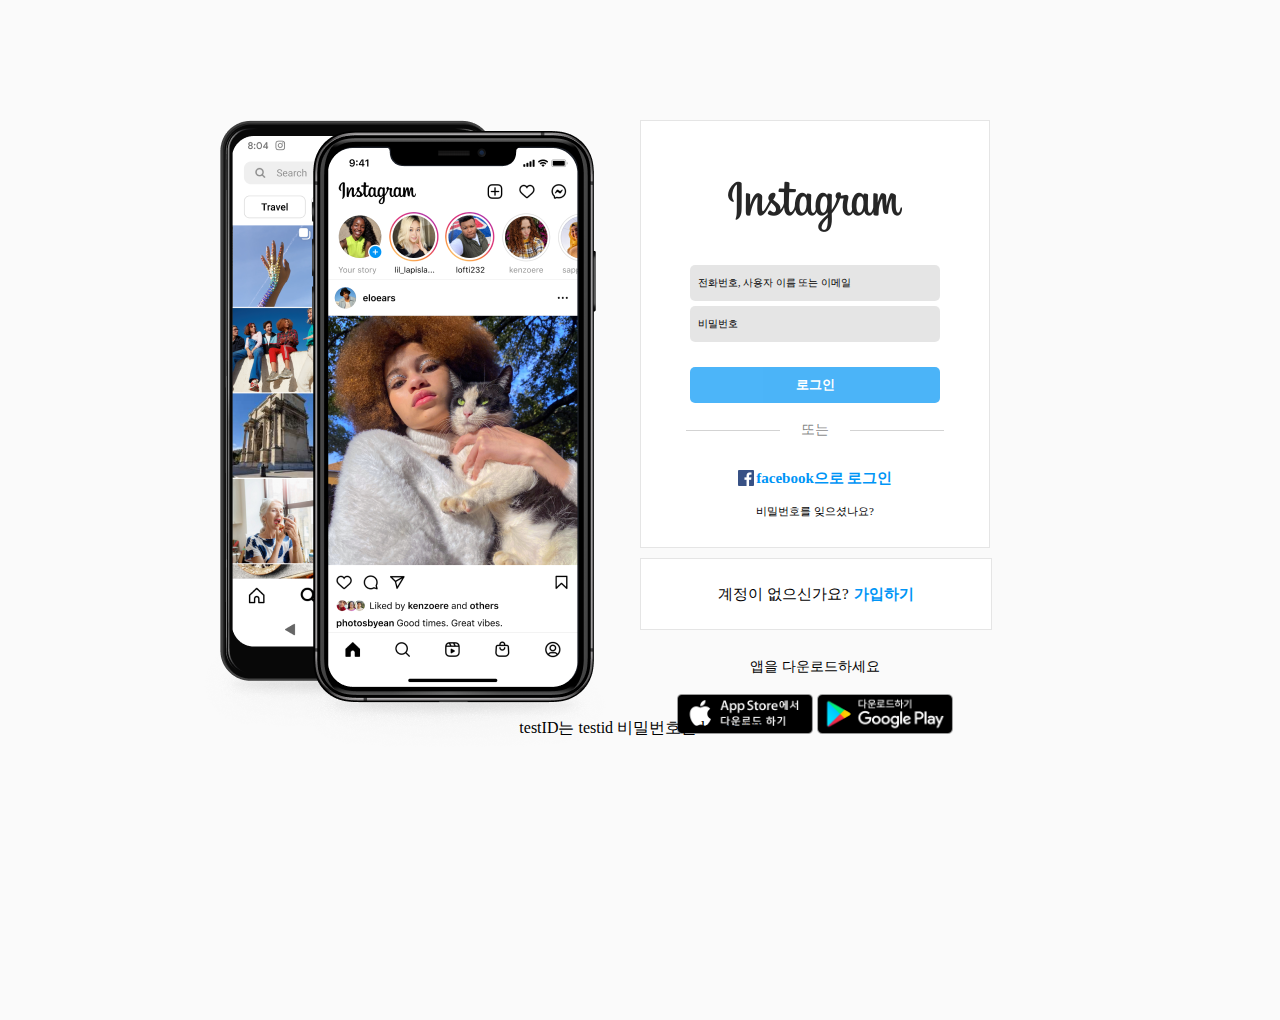
<file: index.html>
<!DOCTYPE html>
<html lang="ko">
  <head>
    <meta charset="utf-8" />
    <meta
      name="viewport"
      content="width=device-width, initial-scale=1.0, user-scalable=no"
    />
    <title>Hoonstagram</title>
    <link rel="stylesheet" href="./css/initial.min.css" />
    <link rel="stylesheet" href="./css/style.css" />
    <!-- 파일 다운로드 로컬에서 작용 -->
    <script src="./js/jquery.js"></script>
    <script src="./js/common.js"></script>
  </head>
  <body style="overflow: hidden;">
    <main>
      <article class="login-article">
        <div class="left-side">
          <div class="image">
            <img src="./img/login1.png" class="inner-image show" />
            <img src="./img/login2.png" class="inner-image" />
            <img src="./img/login3.png" class="inner-image" />
            <img src="./img/login4.png" class="inner-image" />
          </div>
        </div>
        <div class="right-side">
          <div class="logo-login__area">
            <div class="logo-area">
              <div class="logo">
                <a href="#">
                  <img src="./img/logo.png" />
                </a>
              </div>
            </div>
            <div class="login-area">
              <div class="login-id">
                <label class="id">
                  <span>전화번호, 사용자 이름 또는 이메일</span>
                  <input type="text" class="input-box id-check" />
                </label>
              </div>
              <div class="login-pw">
                <label class="pw">
                  <span>비밀번호</span>
                  <input type="password" class="invisible input-box" />
                  <div class="funcText">
                    <button class="show_hide hide">비밀번호표시</button>
                  </div>
                </label>
              </div>
              <button class="login-button" type="button" disabled>로그인</button>
              <div class="division-text">
                <div class="line"></div>
                <div class="text">또는</div>
                <div class="line"></div>
              </div>
              <div class="facebook">
                <a href="#">
                <span class="facebookicon"></span>
                <span class="text">facebook으로 로그인</span>
                </a>
              </div>
              <a href="#">비밀번호를 잊으셨나요?</a>
            </div>
          </div>
          <div class="sign-in__area">
            <span>계정이 없으신가요?</span>
            <a href="#" class="sign-in-text">가입하기</a>
          </div>
          <div class="download-button__area">
            <p>앱을 다운로드하세요</p>
            <div class="btn-group">
              <a href="#" class="appStore">
                <img src="./img/appStore.png" alt="" />
              </a>
              <a href="#" class="google">
                <img src="./img/google.png" alt="" />
              </a>
            </div>
          </div>
        </div>
      </article>
    </main>
    <footer>
      <span>testID는 testid 비밀번호는 korea123</span>
    </footer>
  </body>
</html>
</file>
<file: css/style.css>
@charset "UTF-8";
@import url(./login-page.css);
@import url(./main.css);
:root {
  --main-color: rgba(0, 0, 0, 0.1);
}
html,
body {
  height: 100vh;
}
a {
  color: black;
}
ol,
ul {
  list-style: none;
}

body {
  background-color: #fafafa;
}
</file>
<file: css/initial.min.css>
abbr,address,article,aside,audio,b,blockquote,body,canvas,caption,cite,code,dd,del,details,dfn,div,dl,dt,em,fieldset,figcaption,figure,footer,form,h1,h2,h3,h4,h5,h6,header,hgroup,html,i,iframe,img,ins,kbd,label,legend,li,mark,menu,nav,object,ol,p,pre,q,samp,section,small,span,strong,sub,summary,sup,table,tbody,td,tfoot,th,thead,time,tr,ul,var,video{margin:0;padding:0;border:0;outline:0;font-size:100%;vertical-align:baseline;background:0 0}body{line-height:1}article,aside,details,figcaption,figure,footer,header,hgroup,menu,nav,section{display:block}nav ul{list-style:none}blockquote,q{quotes:none}blockquote:after,blockquote:before,q:after,q:before{content:'';content:none}a{margin:0;padding:0;font-size:100%;vertical-align:baseline;background:0 0;text-decoration:none}ins{background-color:#ff9;color:#000;text-decoration:none}mark{background-color:#ff9;color:#000;font-style:italic;font-weight:700}del{text-decoration:line-through}abbr[title],dfn[title]{border-bottom:1px dotted;cursor:help}table{border-collapse:collapse;border-spacing:0}hr{display:block;height:1px;border:0;border-top:1px solid #ccc;margin:1em 0;padding:0}input,select{vertical-align:middle}
</file>
